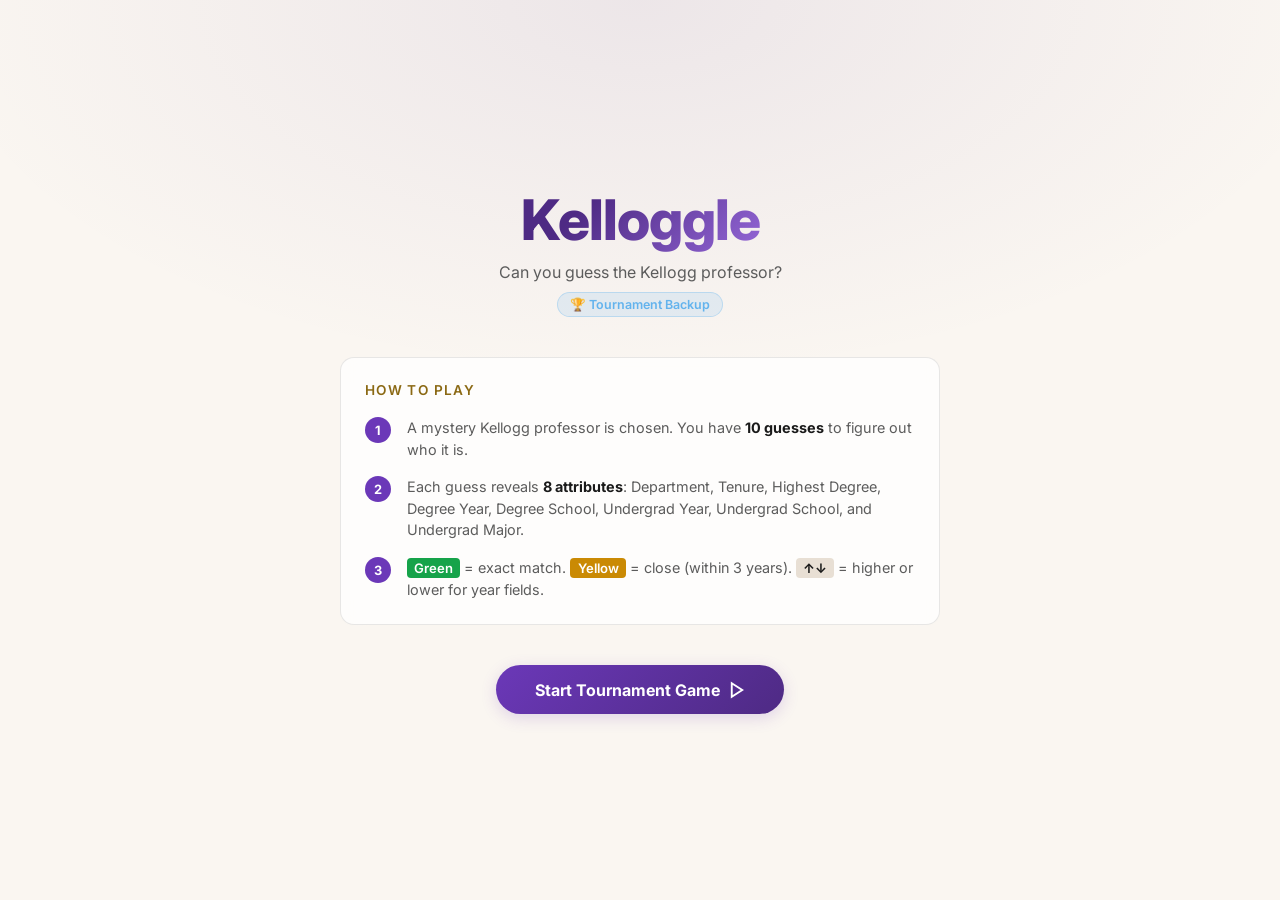
<file: tbackup.html>
<!DOCTYPE html>
<html lang="en">
<head>
  <meta charset="UTF-8">
  <meta name="viewport" content="width=device-width, initial-scale=1.0">
  <meta name="description" content="ProfGuess Tournament Backup – Guess the Kellogg professor!">
  <title>Kelloggle Tournament Backup – Kellogg Professor Guessing Game</title>
  <link rel="preconnect" href="https://fonts.googleapis.com">
  <link href="https://fonts.googleapis.com/css2?family=Inter:wght@400;500;600;700;800&family=Newsreader:opsz,wght@6..72,400;6..72,600;6..72,700&display=swap" rel="stylesheet">
  <link rel="stylesheet" href="style.css">

  <style>
    /* ── Tournament-specific additions ───────────────────────── */
    body.tournament-mode { background: #0d0f14; }

    /* ── Tournament header badge ──────────────────────────── */
    .team-badge {
      display: inline-flex;
      align-items: center;
      gap: 6px;
      background: rgba(99,179,237,0.15);
      border: 1px solid rgba(99,179,237,0.3);
      border-radius: 100px;
      padding: 4px 12px;
      font-size: 0.78rem;
      font-weight: 600;
      color: #63b3ed;
      white-space: nowrap;
    }

    /* ── Timer display ────────────────────────────────────── */
    .stat-pill.timer-pill .stat-label { color: #fbd38d; }
    .stat-pill.timer-pill .stat-value { color: #fefce8; }
  </style>
</head>
<body class="tournament-mode">

  <!-- ═══════════════ START SCREEN ═══════════════ -->
  <div id="start-screen" class="screen active">
    <div class="stars" aria-hidden="true">
      <div class="star"></div><div class="star"></div><div class="star"></div>
      <div class="star"></div><div class="star"></div><div class="star"></div>
      <div class="star"></div><div class="star"></div><div class="star"></div>
    </div>
    <div class="start-content">
      <div class="start-logo">
        <h1>Kelloggle</h1>
        <p class="tagline">Can you guess the Kellogg professor?</p>
        <div class="team-badge" id="header-team-badge" style="margin-top:10px;">🏆 Tournament Backup</div>
      </div>

      <div class="how-to-play">
        <h2>How to Play</h2>
        <div class="steps">
          <div class="step">
            <div class="step-num">1</div>
            <div class="step-text">A mystery Kellogg professor is chosen. You have <strong>10 guesses</strong> to figure out who it is.</div>
          </div>
          <div class="step">
            <div class="step-num">2</div>
            <div class="step-text">Each guess reveals <strong>8 attributes</strong>: Department, Tenure, Highest Degree, Degree Year, Degree School, Undergrad Year, Undergrad School, and Undergrad Major.</div>
          </div>
          <div class="step">
            <div class="step-num">3</div>
            <div class="step-text"><span class="legend-green">Green</span> = exact match. <span class="legend-yellow">Yellow</span> = close (within 3 years). <span class="legend-arrow">↑↓</span> = higher or lower for year fields.</div>
          </div>
        </div>
      </div>

      <button id="start-btn" class="btn-primary" onclick="startGame()">
        <span>Start Tournament Game</span>
        <svg width="18" height="18" viewBox="0 0 24 24" fill="none" stroke="currentColor" stroke-width="2.5"><path d="M5 3l14 9-14 9V3z"/></svg>
      </button>
    </div>
  </div>

  <!-- ═══════════════ GAME SCREEN ═══════════════ -->
  <div id="game-screen" class="screen">
    <header class="game-header">
      <div class="header-left" style="display: flex; align-items: center; padding-left: 10px;">
        <div class="stat-pill timer-pill" style="display:inline-flex; align-items:center; gap:6px; background: rgba(255,255,255,0.05); padding: 6px 12px; border-radius:100px; font-size:0.85rem; font-weight:600; color:#f0f4ff;">
          <span style="color:#fbd38d;">⏱</span> <span id="timer-display">0:00</span>
        </div>
      </div>
      <div class="header-center">
        <div class="header-brand" style="display:flex; align-items:center; justify-content:center;">
          <span class="brand-name">Kelloggle</span>
          <div class="team-badge" id="game-team-badge" style="margin-left:8px;">🏆 Backup</div>
        </div>
      </div>
      <div class="header-right">
        <div id="guess-pips" class="guess-pips"></div>
      </div>
    </header>

    <main class="game-main">
      <!-- Search / Input Area -->
      <section class="input-section">
        <div class="search-wrap">
          <svg class="search-icon" width="18" height="18" viewBox="0 0 24 24" fill="none" stroke="currentColor" stroke-width="2"><circle cx="11" cy="11" r="8"/><path d="M21 21l-4.35-4.35"/></svg>
          <input 
            type="text" 
            id="professor-input" 
            class="professor-input" 
            placeholder="Type a professor's name…" 
            autocomplete="off"
            spellcheck="false"
          >
          <div id="guess-counter" class="guess-counter-inline">Guess 1 / 10</div>
          <button id="guess-btn" class="btn-guess" onclick="submitGuess()" disabled>Guess</button>
        </div>
        <div id="autocomplete-list" class="autocomplete-list"></div>
      </section>

      <!-- Attribute Headers -->
      <section class="results-section">
        <div class="results-header">
          <div class="attr-label">Image</div>
          <div class="attr-label attr-name">Professor</div>
          <div class="attr-label">Department</div>
          <div class="attr-label">Tenure</div>
          <div class="attr-label">Highest Degree</div>
          <div class="attr-label">Degree Year</div>
          <div class="attr-label">Degree School</div>
          <div class="attr-label">Undergrad Year</div>
          <div class="attr-label">Undergrad School</div>
          <div class="attr-label">Undergrad Major</div>
        </div>
        <div id="guesses-grid" class="guesses-grid">
          <!-- Guess rows will be inserted here -->
        </div>
      </section>
    </main>
  </div>

  <!-- ═══════════════ GAME OVER / WIN SCREEN ═══════════════ -->
  <div id="result-screen" class="screen">
    <div class="result-content">
      <div id="result-emoji" class="result-emoji">🎉</div>
      <h1 id="result-title" class="result-title">You Got It!</h1>
      <p id="result-sub" class="result-sub"></p>

      <div class="result-professor-card" id="result-card">
        <div class="rpc-name" id="result-name"></div>
        <div class="rpc-dept" id="result-dept"></div>
        <div class="rpc-detail" id="result-detail"></div>
      </div>

      <div class="result-stats">
        <div class="r-stat">
          <span class="r-stat-val" id="result-guesses">0</span>
          <span class="r-stat-label">Guesses</span>
        </div>
        <div class="r-stat">
          <span class="r-stat-val" id="result-greens">0</span>
          <span class="r-stat-label">Green Tiles</span>
        </div>
        <div class="r-stat">
          <span class="r-stat-val" id="result-time">0:00</span>
          <span class="r-stat-label">Time</span>
        </div>
      </div>

      <div class="result-share" id="result-share-grid"></div>

      <div class="result-actions">
        <button class="btn-primary" onclick="copyShareText()">
          <svg width="16" height="16" viewBox="0 0 24 24" fill="none" stroke="currentColor" stroke-width="2"><path d="M4 12v8a2 2 0 002 2h12a2 2 0 002-2v-8"/><polyline points="16 6 12 2 8 6"/><line x1="12" y1="2" x2="12" y2="15"/></svg>
          Share Result
        </button>
        <button class="btn-secondary" id="back-to-games-btn" onclick="window.location.href='index.html'">← Back to Games</button>
      </div>
    </div>
  </div>

  <!-- Toast -->
  <div id="toast" class="toast" role="alert" aria-live="polite"></div>

  <!-- LOAD ORIGINAL DATA & GAME -->
  <script>
    // Hardcode target for tournament
    window.TEST_PROFESSOR_NAME = "Timothy Calkins";
    // This page owns the Firestore record (profguess/{teamCode}); tell game.js
    // not to also open a profguess_leaderboard document for the same session.
    window.PROFGUESS_TOURNAMENT_MODE = true;
  </script>
  <script src="professors.js"></script>
  <script src="game.js"></script>

  <!-- ═══════════════ TOURNAMENT LOGIC (BACKUP VERSION) ═══════════════ -->
  <script>
    'use strict';

    let tState = {
      timerInterval: null,
      elapsedSeconds: 0
    };

    document.addEventListener('DOMContentLoaded', () => {
      // Hide the default play again button immediately
      const playAgainBtn = document.querySelector('.result-actions button[onclick="playAgain()"]');
      if (playAgainBtn) playAgainBtn.style.display = 'none';
    });

    /* ── TIMER LOGIC ── */
    function formatTime(secs) {
      if (secs == null || isNaN(secs)) return '0:00';
      const m = Math.floor(secs / 60);
      const s = secs % 60;
      return `${m}:${String(s).padStart(2, '0')}`;
    }

    function startTimer() {
      tState.elapsedSeconds = 0;
      document.getElementById('timer-display').textContent = '0:00';
      if (tState.timerInterval) clearInterval(tState.timerInterval);
      tState.timerInterval = setInterval(() => {
        tState.elapsedSeconds++;
        document.getElementById('timer-display').textContent = formatTime(tState.elapsedSeconds);
      }, 1000);
    }
    function stopTimer() {
      if (tState.timerInterval) {
        clearInterval(tState.timerInterval);
        tState.timerInterval = null;
      }
    }

    /* ── MONKEY-PATCH GAME.JS ── */
    const origStartGame = window.startGame;
    window.startGame = function() {
      origStartGame();
      startTimer();
    };

    const origEndGame = window.endGame;
    window.endGame = async function(won) {
      origEndGame(won);
      stopTimer();
      document.getElementById('result-time').textContent = formatTime(tState.elapsedSeconds);
    };
  </script>

</body>
</html>
</file>
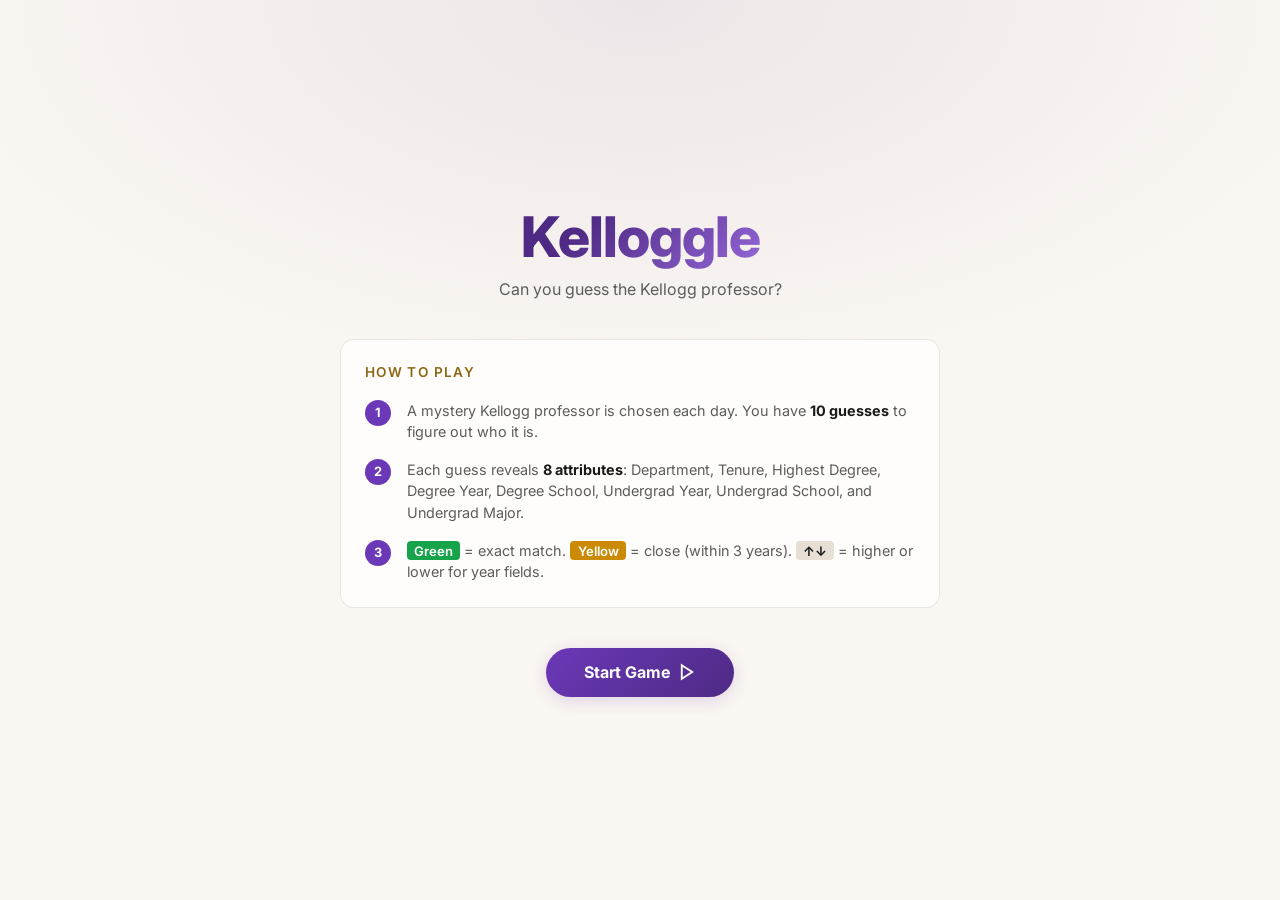
<file: test.html>
<!DOCTYPE html>
<html lang="en">
<head>
  <meta charset="UTF-8">
  <meta name="viewport" content="width=device-width, initial-scale=1.0">
  <meta name="description" content="ProfGuess – Guess the Kellogg professor! Each guess reveals clues about department, tenure, degrees, and more.">
  <title>Kelloggle – Kellogg Professor Guessing Game</title>
  <link rel="preconnect" href="https://fonts.googleapis.com">
  <link href="https://fonts.googleapis.com/css2?family=Inter:wght@400;500;600;700;800&family=Newsreader:opsz,wght@6..72,400;6..72,600;6..72,700&display=swap" rel="stylesheet">
  <link rel="stylesheet" href="style.css">
</head>
<body>

  <!-- ═══════════════ START SCREEN ═══════════════ -->
  <div id="start-screen" class="screen active">
    <div class="stars" aria-hidden="true">
      <div class="star"></div><div class="star"></div><div class="star"></div>
      <div class="star"></div><div class="star"></div><div class="star"></div>
      <div class="star"></div><div class="star"></div><div class="star"></div>
    </div>
    <div class="start-content">
      <div class="start-logo">
        <h1>Kelloggle</h1>
        <p class="tagline">Can you guess the Kellogg professor?</p>
      </div>

      <div class="how-to-play">
        <h2>How to Play</h2>
        <div class="steps">
          <div class="step">
            <div class="step-num">1</div>
            <div class="step-text">A mystery Kellogg professor is chosen each day. You have <strong>10 guesses</strong> to figure out who it is.</div>
          </div>
          <div class="step">
            <div class="step-num">2</div>
            <div class="step-text">Each guess reveals <strong>8 attributes</strong>: Department, Tenure, Highest Degree, Degree Year, Degree School, Undergrad Year, Undergrad School, and Undergrad Major.</div>
          </div>
          <div class="step">
            <div class="step-num">3</div>
            <div class="step-text"><span class="legend-green">Green</span> = exact match. <span class="legend-yellow">Yellow</span> = close (within 3 years). <span class="legend-arrow">↑↓</span> = higher or lower for year fields.</div>
          </div>
        </div>
      </div>

      <button id="start-btn" class="btn-primary" onclick="startGame()">
        <span>Start Game</span>
        <svg width="18" height="18" viewBox="0 0 24 24" fill="none" stroke="currentColor" stroke-width="2.5"><path d="M5 3l14 9-14 9V3z"/></svg>
      </button>
    </div>
  </div>

  <!-- ═══════════════ GAME SCREEN ═══════════════ -->
  <div id="game-screen" class="screen">
    <header class="game-header">
      <div class="header-left"></div>
      <div class="header-center">
        <div class="header-brand">
          <span class="brand-name">Kelloggle</span>
        </div>
      </div>
      <div class="header-right">
        <div id="guess-pips" class="guess-pips"></div>
      </div>
    </header>

    <main class="game-main">
      <!-- Search / Input Area -->
      <section class="input-section">
        <div class="search-wrap">
          <svg class="search-icon" width="18" height="18" viewBox="0 0 24 24" fill="none" stroke="currentColor" stroke-width="2"><circle cx="11" cy="11" r="8"/><path d="M21 21l-4.35-4.35"/></svg>
          <input 
            type="text" 
            id="professor-input" 
            class="professor-input" 
            placeholder="Type a professor's name…" 
            autocomplete="off"
            spellcheck="false"
          >
          <div id="guess-counter" class="guess-counter-inline">Guess 1 / 10</div>
          <button id="guess-btn" class="btn-guess" onclick="submitGuess()" disabled>Guess</button>
        </div>
        <div id="autocomplete-list" class="autocomplete-list"></div>
      </section>

      <!-- Attribute Headers -->
      <section class="results-section">
        <div class="results-header">
          <div class="attr-label">Image</div>
          <div class="attr-label attr-name">Professor</div>
          <div class="attr-label">Department</div>
          <div class="attr-label">Tenure</div>
          <div class="attr-label">Highest Degree</div>
          <div class="attr-label">Degree Year</div>
          <div class="attr-label">Degree School</div>
          <div class="attr-label">Undergrad Year</div>
          <div class="attr-label">Undergrad School</div>
          <div class="attr-label">Undergrad Major</div>
        </div>
        <div id="guesses-grid" class="guesses-grid">
          <!-- Guess rows will be inserted here -->
        </div>
      </section>
    </main>
  </div>

  <!-- ═══════════════ GAME OVER / WIN SCREEN ═══════════════ -->
  <div id="result-screen" class="screen">
    <div class="result-content">
      <div id="result-emoji" class="result-emoji">🎉</div>
      <h1 id="result-title" class="result-title">You Got It!</h1>
      <p id="result-sub" class="result-sub"></p>

      <div class="result-professor-card" id="result-card">
        <div class="rpc-name" id="result-name"></div>
        <div class="rpc-dept" id="result-dept"></div>
        <div class="rpc-detail" id="result-detail"></div>
      </div>

      <div class="result-stats">
        <div class="r-stat">
          <span class="r-stat-val" id="result-guesses">0</span>
          <span class="r-stat-label">Guesses</span>
        </div>
        <div class="r-stat">
          <span class="r-stat-val" id="result-greens">0</span>
          <span class="r-stat-label">Green Tiles</span>
        </div>
      </div>

      <div class="result-share" id="result-share-grid"></div>

      <div class="result-actions">
        <button class="btn-primary" onclick="copyShareText()">
          <svg width="16" height="16" viewBox="0 0 24 24" fill="none" stroke="currentColor" stroke-width="2"><path d="M4 12v8a2 2 0 002 2h12a2 2 0 002-2v-8"/><polyline points="16 6 12 2 8 6"/><line x1="12" y1="2" x2="12" y2="15"/></svg>
          Share Result
        </button>
        <button class="btn-secondary" onclick="playAgain()">Play Again</button>
      </div>
    </div>
  </div>

  <!-- Toast -->
  <div id="toast" class="toast" role="alert" aria-live="polite"></div>

  <script>
    // Easy to change test answer here!
    window.TEST_PROFESSOR_NAME = "Mitchell A. Petersen";
  </script>
  <script src="professors.js"></script>
  <script src="game.js"></script>
</body>
</html>
</file>
<file: style.css>
/* ═══════════════════════════════════════════════
   ProfGuess — style.css
   Design: Kellogg purple/cream, matching BidTrivia
   ═══════════════════════════════════════════════ */

/* ── Custom Properties ── */
:root {
  --bg:          #FAF6F1;
  --bg-2:        #F3EDE5;
  --bg-3:        #E8DFD4;
  --card-bg:     rgba(255, 255, 255, 0.75);
  --card-border: rgba(0, 0, 0, 0.09);
  --purple:      #4E2A84;
  --purple-mid:  #6B38B8;
  --purple-light:#9B6DDF;
  --purple-glow: rgba(107, 56, 184, 0.18);
  --gold:        #8B6914;
  --gold-light:  #6B5100;
  --correct:     #16A34A;
  --correct-bg:  rgba(22, 163, 74, 0.15);
  --correct-glow:rgba(22, 163, 74, 0.2);
  --close:       #CA8A04;
  --close-bg:    rgba(202, 138, 4, 0.15);
  --close-glow:  rgba(202, 138, 4, 0.2);
  --wrong:       #DC2626;
  --wrong-bg:    rgba(220, 38, 38, 0.08);
  --wrong-glow:  rgba(220, 38, 38, 0.2);
  --neutral-bg:  rgba(0, 0, 0, 0.04);
  --text-1:      #1A1A1A;
  --text-2:      #5C5C5C;
  --text-3:      #8C8C8C;
  --font:        'Inter', system-ui, sans-serif;
  --font-serif:  'Newsreader', Georgia, 'Times New Roman', serif;
  --radius:      14px;
  --radius-sm:   8px;
  --transition:  0.25s cubic-bezier(0.4, 0, 0.2, 1);
  --tile-size:   110px;
}

/* ── Reset ── */
*, *::before, *::after { box-sizing: border-box; margin: 0; padding: 0; }
html { height: 100%; }
body {
  font-family: var(--font);
  background: var(--bg);
  color: var(--text-1);
  min-height: 100%;
  overflow-x: hidden;
  -webkit-font-smoothing: antialiased;
}

/* ── Screens ── */
.screen {
  display: none;
  min-height: 100dvh;
}
.screen.active { display: flex; }

/* ══════════════════════════════════════
   START SCREEN
══════════════════════════════════════ */
#start-screen {
  position: relative;
  flex-direction: column;
  align-items: center;
  justify-content: center;
  padding: 2rem 1rem;
  overflow: hidden;
  background: radial-gradient(ellipse 80% 60% at 50% 0%, rgba(78,42,132,0.08) 0%, transparent 70%),
              var(--bg);
}

/* Star particles */
.stars { position: absolute; inset: 0; pointer-events: none; }
.star {
  position: absolute;
  width: 2px; height: 2px;
  background: var(--purple-mid);
  border-radius: 50%;
  opacity: 0;
  animation: twinkle 4s infinite;
}
.star:nth-child(1)  { top:  8%; left: 12%; animation-delay: 0s; }
.star:nth-child(2)  { top: 15%; left: 78%; animation-delay: 0.8s; }
.star:nth-child(3)  { top: 30%; left: 25%; animation-delay: 1.5s; }
.star:nth-child(4)  { top: 45%; left: 88%; animation-delay: 0.3s; }
.star:nth-child(5)  { top: 60%; left: 5%;  animation-delay: 2.1s; }
.star:nth-child(6)  { top: 72%; left: 60%; animation-delay: 1.1s; }
.star:nth-child(7)  { top: 85%; left: 40%; animation-delay: 0.6s; }
.star:nth-child(8)  { top: 20%; left: 50%; animation-delay: 1.8s; }
.star:nth-child(9)  { top: 55%; left: 35%; animation-delay: 2.5s; }

@keyframes twinkle {
  0%, 100% { opacity: 0; transform: scale(1); }
  50% { opacity: 0.8; transform: scale(1.5); }
}

.start-content {
  position: relative;
  z-index: 1;
  max-width: 600px;
  width: 100%;
  display: flex;
  flex-direction: column;
  align-items: center;
  gap: 2.5rem;
}

.start-logo { text-align: center; }
.logo-icon {
  font-size: 4rem;
  display: block;
  margin-bottom: 0.5rem;
  filter: drop-shadow(0 0 16px rgba(78,42,132,0.3));
  animation: float 3s ease-in-out infinite;
}
@keyframes float {
  0%, 100% { transform: translateY(0); }
  50% { transform: translateY(-8px); }
}
.start-logo h1 {
  font-size: clamp(2.5rem, 8vw, 3.5rem);
  font-weight: 800;
  letter-spacing: -1px;
  background: linear-gradient(135deg, var(--purple) 30%, var(--purple-light) 100%);
  -webkit-background-clip: text;
  -webkit-text-fill-color: transparent;
  background-clip: text;
}
.tagline {
  margin-top: 0.5rem;
  color: var(--text-2);
  font-size: 1rem;
}

/* How to play box */
.how-to-play {
  width: 100%;
  background: var(--card-bg);
  border: 1px solid var(--card-border);
  border-radius: var(--radius);
  padding: 1.5rem;
  backdrop-filter: blur(12px);
}
.how-to-play h2 {
  font-size: 0.85rem;
  font-weight: 600;
  text-transform: uppercase;
  letter-spacing: 0.1em;
  color: var(--gold);
  margin-bottom: 1.2rem;
}
.steps { display: flex; flex-direction: column; gap: 1rem; }
.step { display: flex; gap: 1rem; align-items: flex-start; }
.step-num {
  flex-shrink: 0;
  width: 26px; height: 26px;
  border-radius: 50%;
  background: var(--purple-mid);
  color: white;
  font-size: 0.8rem;
  font-weight: 700;
  display: flex;
  align-items: center;
  justify-content: center;
}
.step-text {
  color: var(--text-2);
  font-size: 0.9rem;
  line-height: 1.5;
}
.step-text strong { color: var(--text-1); }

/* Legend colors in step text */
.legend-green {
  background: var(--correct);
  color: white;
  padding: 0.1rem 0.45rem;
  border-radius: 4px;
  font-weight: 600;
  font-size: 0.82rem;
}
.legend-yellow {
  background: var(--close);
  color: white;
  padding: 0.1rem 0.45rem;
  border-radius: 4px;
  font-weight: 600;
  font-size: 0.82rem;
}
.legend-arrow {
  background: var(--bg-3);
  padding: 0.1rem 0.45rem;
  border-radius: 4px;
  font-weight: 700;
  font-size: 0.82rem;
  color: var(--text-1);
}

/* Buttons */
.btn-primary {
  display: inline-flex;
  align-items: center;
  gap: 0.5rem;
  padding: 0.9rem 2.4rem;
  border: none;
  border-radius: 50px;
  background: linear-gradient(135deg, var(--purple-mid), var(--purple));
  color: white;
  font-family: var(--font);
  font-size: 1rem;
  font-weight: 700;
  cursor: pointer;
  box-shadow: 0 4px 16px var(--purple-glow);
  transition: var(--transition);
  white-space: nowrap;
}
.btn-primary:hover {
  transform: translateY(-2px);
  box-shadow: 0 8px 24px var(--purple-glow);
}
.btn-primary:active { transform: translateY(0); }

.btn-secondary {
  display: inline-flex;
  align-items: center;
  gap: 0.5rem;
  padding: 0.9rem 2rem;
  border: 1px solid var(--card-border);
  border-radius: 50px;
  background: var(--card-bg);
  color: var(--text-2);
  font-family: var(--font);
  font-size: 1rem;
  font-weight: 600;
  cursor: pointer;
  backdrop-filter: blur(8px);
  transition: var(--transition);
}
.btn-secondary:hover {
  color: var(--text-1);
  border-color: rgba(0,0,0,0.18);
  transform: translateY(-1px);
}

/* ══════════════════════════════════════
   START SCREEN — MODE PICKER
══════════════════════════════════════ */
.mode-picker {
  width: 100%;
  max-width: 420px;
  display: flex;
  flex-direction: column;
  gap: 0.75rem;
}

/* A mode button is a full-width two-line variant of the shared button styles. */
.btn-mode {
  width: 100%;
  justify-content: space-between;
  padding: 0.85rem 1.4rem;
  text-align: left;
}
.mode-btn-text { display: flex; flex-direction: column; gap: 0.15rem; min-width: 0; }
.mode-btn-main { font-size: 1rem; font-weight: 700; }
.mode-btn-sub { font-size: 0.74rem; font-weight: 500; opacity: 0.78; }

/* Replaces the daily button once today's puzzle is done. */
.daily-done {
  display: flex;
  flex-direction: column;
  gap: 0.6rem;
  padding: 0.95rem 1.1rem;
  border: 1px solid var(--card-border);
  border-radius: var(--radius);
  background: var(--card-bg);
  backdrop-filter: blur(12px);
}
.daily-done-head { font-size: 0.9rem; font-weight: 800; color: var(--text-1); }
.daily-done-stats {
  display: flex;
  flex-wrap: wrap;
  gap: 0.9rem;
  font-size: 0.82rem;
  color: var(--text-2);
}
.daily-done-stats strong { color: var(--purple); font-weight: 800; }
.daily-done-foot {
  display: flex;
  flex-wrap: wrap;
  align-items: center;
  justify-content: space-between;
  gap: 0.6rem;
}
.btn-share-sm { padding: 0.45rem 0.9rem; font-size: 0.8rem; }
.daily-next { font-size: 0.72rem; color: var(--text-3); }

/* ══════════════════════════════════════
   LEADERBOARD TABS
══════════════════════════════════════ */
.lb-tabs {
  display: flex;
  gap: 0.3rem;
  margin-bottom: 0.7rem;
  padding: 0.2rem;
  border-radius: 50px;
  background: rgba(0, 0, 0, 0.04);
}
.lb-tab {
  flex: 1;
  padding: 0.4rem 0.7rem;
  border: 0;
  border-radius: 50px;
  background: transparent;
  color: var(--text-3);
  font-family: var(--font);
  font-size: 0.78rem;
  font-weight: 700;
  cursor: pointer;
  transition: var(--transition);
}
.lb-tab:hover { color: var(--text-1); }
.lb-tab.active {
  background: white;
  color: var(--purple);
  box-shadow: 0 1px 4px rgba(0, 0, 0, 0.08);
}

/* ══════════════════════════════════════
   GAME SCREEN
══════════════════════════════════════ */
#game-screen {
  flex-direction: column;
  background: radial-gradient(ellipse 100% 40% at 50% 0%, rgba(78,42,132,0.06) 0%, transparent 60%),
              var(--bg);
}

/* Header */
.game-header {
  display: grid;
  grid-template-columns: 1fr auto 1fr;
  align-items: center;
  padding: 0.75rem 1.5rem;
  border-bottom: 1px solid var(--card-border);
  background: rgba(250,246,241,0.9);
  backdrop-filter: blur(16px);
  position: sticky;
  top: 0;
  z-index: 100;
  gap: 1rem;
}

.header-brand {
  display: flex;
  align-items: center;
  justify-content: center;
  gap: 0.5rem;
  font-size: 1.25rem;
  font-weight: 800;
}
.brand-name { letter-spacing: -0.5px; }

.guess-counter-inline {
  font-size: 0.85rem;
  color: var(--text-2);
  font-weight: 600;
  white-space: nowrap;
  margin: 0 0.75rem;
  flex-shrink: 0;
}

.header-right {
  display: flex;
  align-items: center;
  justify-content: flex-end;
}

.guess-pips {
  display: flex;
  gap: 4px;
}
.pip {
  width: 10px;
  height: 10px;
  border-radius: 50%;
  background: var(--bg-3);
  border: 1px solid var(--card-border);
  transition: var(--transition);
}
.pip.used { background: var(--wrong); border-color: var(--wrong); opacity: 0.6; }
.pip.correct { background: var(--correct); border-color: var(--correct); }

/* Main */
.game-main {
  flex: 1;
  display: flex;
  flex-direction: column;
  overflow-y: auto;
  padding: 1.5rem 0 2rem;
  gap: 1.5rem;
}

/* ── Search / Input ── */
.input-section {
  display: flex;
  flex-direction: column;
  align-items: center;
  padding: 0 1rem;
  position: relative;
}
.search-wrap {
  display: flex;
  align-items: center;
  gap: 0.5rem;
  width: 100%;
  max-width: 520px;
  background: var(--card-bg);
  border: 1px solid var(--card-border);
  border-radius: 50px;
  padding: 0.5rem 0.5rem 0.5rem 1.2rem;
  backdrop-filter: blur(12px);
  transition: var(--transition);
}
.search-wrap:focus-within {
  border-color: var(--purple-mid);
  box-shadow: 0 0 0 3px var(--purple-glow);
}
.search-icon { color: var(--text-3); flex-shrink: 0; }
.professor-input {
  flex: 1;
  border: none;
  background: transparent;
  font-family: var(--font);
  font-size: 0.95rem;
  color: var(--text-1);
  outline: none;
}
.professor-input::placeholder { color: var(--text-3); }

.btn-guess {
  flex-shrink: 0;
  padding: 0.55rem 1.2rem;
  border: none;
  border-radius: 50px;
  background: linear-gradient(135deg, var(--purple-mid), var(--purple));
  color: white;
  font-family: var(--font);
  font-size: 0.85rem;
  font-weight: 700;
  cursor: pointer;
  transition: var(--transition);
  opacity: 1;
}
.btn-guess:disabled {
  opacity: 0.4;
  cursor: not-allowed;
}
.btn-guess:not(:disabled):hover {
  transform: scale(1.05);
  box-shadow: 0 4px 12px var(--purple-glow);
}

/* ── Autocomplete ── */
.autocomplete-list {
  position: absolute;
  top: 100%;
  left: 50%;
  transform: translateX(-50%);
  width: 100%;
  max-width: 520px;
  max-height: 240px;
  overflow-y: auto;
  background: white;
  border-radius: var(--radius-sm);
  box-shadow: 0 8px 32px rgba(0,0,0,0.12);
  z-index: 200;
  display: none;
  scrollbar-width: thin;
}
.autocomplete-list.visible { display: block; }
.autocomplete-item {
  padding: 0.65rem 1.2rem;
  cursor: pointer;
  font-size: 0.9rem;
  color: var(--text-1);
  transition: background 0.15s;
  border-bottom: 1px solid rgba(0,0,0,0.04);
}
.autocomplete-item:last-child { border-bottom: none; }
.autocomplete-item:hover,
.autocomplete-item.highlighted {
  background: rgba(78,42,132,0.06);
  color: var(--purple);
}
.autocomplete-item .match-highlight {
  font-weight: 700;
  color: var(--purple-mid);
}

/* ══════════════════════════════════════
   RESULTS GRID
══════════════════════════════════════ */
.results-section {
  padding: 0 1rem;
  overflow-x: auto;
  scrollbar-width: thin;
  scrollbar-color: var(--bg-3) transparent;
}

.results-header {
  display: grid;
  grid-template-columns: 60px 140px repeat(8, var(--tile-size));
  gap: 6px;
  padding-bottom: 0.5rem;
  width: max-content;
  margin: 0 auto;
}
.attr-label {
  font-size: 0.68rem;
  font-weight: 600;
  text-transform: uppercase;
  letter-spacing: 0.06em;
  color: var(--text-3);
  text-align: center;
  padding: 0 0.25rem;
}
.attr-label.attr-name { text-align: left; }

.guesses-grid {
  display: flex;
  flex-direction: column;
  gap: 6px;
  width: max-content;
  margin: 0 auto;
}

/* ── Guess Row ── */
.guess-row {
  display: grid;
  grid-template-columns: 60px 140px repeat(8, var(--tile-size));
  gap: 6px;
  animation: row-slide-in 0.4s cubic-bezier(0.34, 1.56, 0.64, 1) forwards;
}
@keyframes row-slide-in {
  0% { opacity: 0; transform: translateY(-12px); }
  100% { opacity: 1; transform: translateY(0); }
}

/* ── Tile ── */
.tile {
  border-radius: var(--radius-sm);
  padding: 0.5rem 0.4rem;
  text-align: center;
  font-size: 0.78rem;
  font-weight: 600;
  color: var(--text-1);
  display: flex;
  flex-direction: column;
  align-items: center;
  justify-content: center;
  min-height: 56px;
  border: 1px solid var(--card-border);
  background: var(--card-bg);
  backdrop-filter: blur(8px);
  position: relative;
  overflow: hidden;
  transition: var(--transition);
}
.tile-value {
  font-size: 0.78rem;
  line-height: 1.3;
  word-break: break-word;
}
.tile-arrow {
  font-size: 0.65rem;
  margin-top: 2px;
  font-weight: 700;
}

/* Name tile */
.tile-name {
  font-family: var(--font-serif);
  font-weight: 600;
  font-size: 0.85rem;
  text-align: left;
  justify-content: center;
  padding-left: 0.6rem;
}

/* Image tile */
.tile-image {
  padding: 0;
  border-radius: var(--radius-sm);
  overflow: hidden;
  background: var(--neutral-bg);
  display: flex;
  align-items: center;
  justify-content: center;
}
.tile-image img {
  width: 100%;
  height: 100%;
  object-fit: cover;
}
.tile-image .no-image {
  color: var(--text-3);
  font-size: 0.6rem;
  font-weight: 600;
  text-transform: uppercase;
}

/* ── Tile states ── */
.tile.correct {
  background: var(--correct);
  border-color: var(--correct);
  color: white;
  animation: tile-flip 0.5s cubic-bezier(0.4, 0, 0.2, 1) forwards;
}
.tile.close {
  background: var(--close);
  border-color: var(--close);
  color: white;
  animation: tile-flip 0.5s cubic-bezier(0.4, 0, 0.2, 1) forwards;
}
.tile.wrong {
  background: var(--neutral-bg);
  border-color: var(--card-border);
  color: var(--text-2);
  animation: tile-flip 0.5s cubic-bezier(0.4, 0, 0.2, 1) forwards;
}

@keyframes tile-flip {
  0% { transform: scaleY(0); opacity: 0; }
  50% { transform: scaleY(1.08); }
  100% { transform: scaleY(1); opacity: 1; }
}

/* Stagger animation per tile */
.guess-row .tile:nth-child(1) { animation-delay: 0ms; }
.guess-row .tile:nth-child(2) { animation-delay: 80ms; }
.guess-row .tile:nth-child(3) { animation-delay: 160ms; }
.guess-row .tile:nth-child(4) { animation-delay: 240ms; }
.guess-row .tile:nth-child(5) { animation-delay: 320ms; }
.guess-row .tile:nth-child(6) { animation-delay: 400ms; }
.guess-row .tile:nth-child(7) { animation-delay: 480ms; }
.guess-row .tile:nth-child(8) { animation-delay: 560ms; }
.guess-row .tile:nth-child(9) { animation-delay: 640ms; }
.guess-row .tile:nth-child(10) { animation-delay: 720ms; }

/* ══════════════════════════════════════
   RESULT / GAME OVER SCREEN
══════════════════════════════════════ */
#result-screen {
  flex-direction: column;
  align-items: center;
  justify-content: center;
  padding: 2rem 1rem;
  background: radial-gradient(ellipse 80% 50% at 50% 0%, rgba(78,42,132,0.08) 0%, transparent 70%),
              var(--bg);
}
.result-content {
  max-width: 480px;
  width: 100%;
  display: flex;
  flex-direction: column;
  align-items: center;
  gap: 1.5rem;
}
.result-emoji {
  font-size: 4rem;
  animation: float 3s ease-in-out infinite;
}
.result-title { font-size: 2rem; font-weight: 800; text-align: center; }
.result-sub { color: var(--text-2); text-align: center; font-size: 0.95rem; }

/* Professor reveal card */
.result-professor-card {
  width: 100%;
  background: var(--card-bg);
  border: 2px solid var(--correct);
  border-radius: var(--radius);
  padding: 1.5rem;
  text-align: center;
  backdrop-filter: blur(12px);
  box-shadow: 0 0 24px var(--correct-glow);
}
.rpc-name {
  font-family: var(--font-serif);
  font-size: 1.5rem;
  font-weight: 700;
  color: var(--text-1);
  margin-bottom: 0.25rem;
}
.rpc-dept {
  font-size: 0.85rem;
  color: var(--purple-mid);
  font-weight: 600;
  margin-bottom: 0.5rem;
}
.rpc-detail {
  font-size: 0.8rem;
  color: var(--text-2);
  line-height: 1.6;
}

/* Stats row */
.result-stats {
  display: flex;
  gap: 2.5rem;
}
.r-stat { display: flex; flex-direction: column; align-items: center; gap: 0.25rem; }
.r-stat-val { font-size: 2rem; font-weight: 800; color: var(--text-1); }
.r-stat-label { font-size: 0.75rem; color: var(--text-3); text-transform: uppercase; letter-spacing: 0.08em; }

/* Share grid */
.result-share-grid {
  font-family: monospace;
  font-size: 1.2rem;
  line-height: 1.6;
  text-align: center;
  user-select: all;
}

.result-actions { display: flex; gap: 1rem; flex-wrap: wrap; justify-content: center; }

/* Leaderboard and optional player-name form */
.leaderboard-section, .name-form-card {
  width: 100%;
  background: var(--card-bg);
  border: 1px solid var(--card-border);
  border-radius: var(--radius);
  padding: 1rem;
  backdrop-filter: blur(12px);
}
.start-leaderboard { margin-top: -1rem; }
.leaderboard-heading { display: flex; justify-content: space-between; align-items: baseline; gap: 1rem; margin-bottom: 0.75rem; }
.leaderboard-heading h2, .name-form-card h2 { font-size: 0.95rem; font-weight: 800; }
.leaderboard-heading span { color: var(--text-3); font-size: 0.72rem; }
.leaderboard-list { overflow: hidden; border: 1px solid var(--card-border); border-radius: var(--radius-sm); background: rgba(255,255,255,0.45); }
.leaderboard-empty { padding: 1.2rem; text-align: center; color: var(--text-3); font-size: 0.85rem; }
.leaderboard-row { display: grid; grid-template-columns: 2rem 1fr auto; gap: 0.65rem; align-items: center; padding: 0.7rem 0.75rem; border-bottom: 1px solid var(--card-border); }
.leaderboard-row:last-child { border-bottom: 0; }
.leaderboard-rank { color: var(--purple); font-weight: 800; text-align: center; }
.leaderboard-name { min-width: 0; overflow: hidden; text-overflow: ellipsis; white-space: nowrap; font-size: 0.9rem; font-weight: 700; }
.leaderboard-result { color: var(--purple); font-size: 0.82rem; font-weight: 700; text-align: right; white-space: nowrap; }
.leaderboard-result small { display: block; color: var(--text-3); font-size: 0.7rem; font-weight: 500; margin-top: 0.1rem; }
.name-form-card { display: flex; flex-direction: column; gap: 0.7rem; }
.name-input-row { display: flex; gap: 0.6rem; }
.name-input { min-width: 0; flex: 1; padding: 0.65rem 0.8rem; border: 1px solid var(--card-border); border-radius: var(--radius-sm); background: white; font: inherit; }
.name-input:focus { outline: 0; border-color: var(--purple-mid); box-shadow: 0 0 0 3px var(--purple-glow); }
.btn-submit { padding: 0.65rem 1rem; }
.submit-status { min-height: 1.1rem; font-size: 0.8rem; color: var(--text-3); }
.submit-status.success { color: var(--correct); }.submit-status.error { color: var(--wrong); }.submit-status.saving { color: var(--text-2); }

/* ══════════════════════════════════════
   TOAST
══════════════════════════════════════ */
.toast {
  position: fixed;
  bottom: 2rem;
  left: 50%;
  transform: translateX(-50%) translateY(0);
  padding: 0.75rem 1.5rem;
  border-radius: 50px;
  font-size: 0.9rem;
  font-weight: 600;
  white-space: nowrap;
  pointer-events: none;
  opacity: 0;
  transition: opacity 0.2s, transform 0.2s;
  z-index: 999;
  backdrop-filter: blur(12px);
}
.toast.show {
  opacity: 1;
  transform: translateX(-50%) translateY(-4px);
}
.toast.correct {
  background: rgba(22,163,74,0.1);
  border: 1px solid var(--correct);
  color: #15803D;
}
.toast.wrong {
  background: rgba(220,38,38,0.1);
  border: 1px solid var(--wrong);
  color: #B91C1C;
}
.toast.info {
  background: rgba(78,42,132,0.1);
  border: 1px solid var(--purple-light);
  color: var(--text-1);
}

/* ══════════════════════════════════════
   SHAKE ANIMATION
══════════════════════════════════════ */
@keyframes shake {
  0%, 100% { transform: translateX(0); }
  15% { transform: translateX(-6px); }
  30% { transform: translateX(6px); }
  45% { transform: translateX(-4px); }
  60% { transform: translateX(4px); }
  75% { transform: translateX(-2px); }
}
.shake { animation: shake 0.4s ease; }

/* ══════════════════════════════════════
   RESPONSIVE
══════════════════════════════════════ */
@media (max-width: 900px) {
  :root { --tile-size: 95px; }
}

@media (max-width: 700px) {
  :root { --tile-size: 85px; }
  .game-header { padding: 0.6rem 1rem; gap: 0.5rem; }
  .brand-name { display: none; }
  .results-header .attr-label { font-size: 0.6rem; }
}

@media (max-width: 480px) {
  :root { --tile-size: 75px; }
  .results-header { grid-template-columns: 50px 110px repeat(8, var(--tile-size)); }
  .guess-row { grid-template-columns: 50px 110px repeat(8, var(--tile-size)); }
  .search-wrap { padding: 0.4rem 0.4rem 0.4rem 0.8rem; }
  .professor-input { font-size: 0.85rem; }
  .name-input-row { flex-direction: column; }
}
</file>
